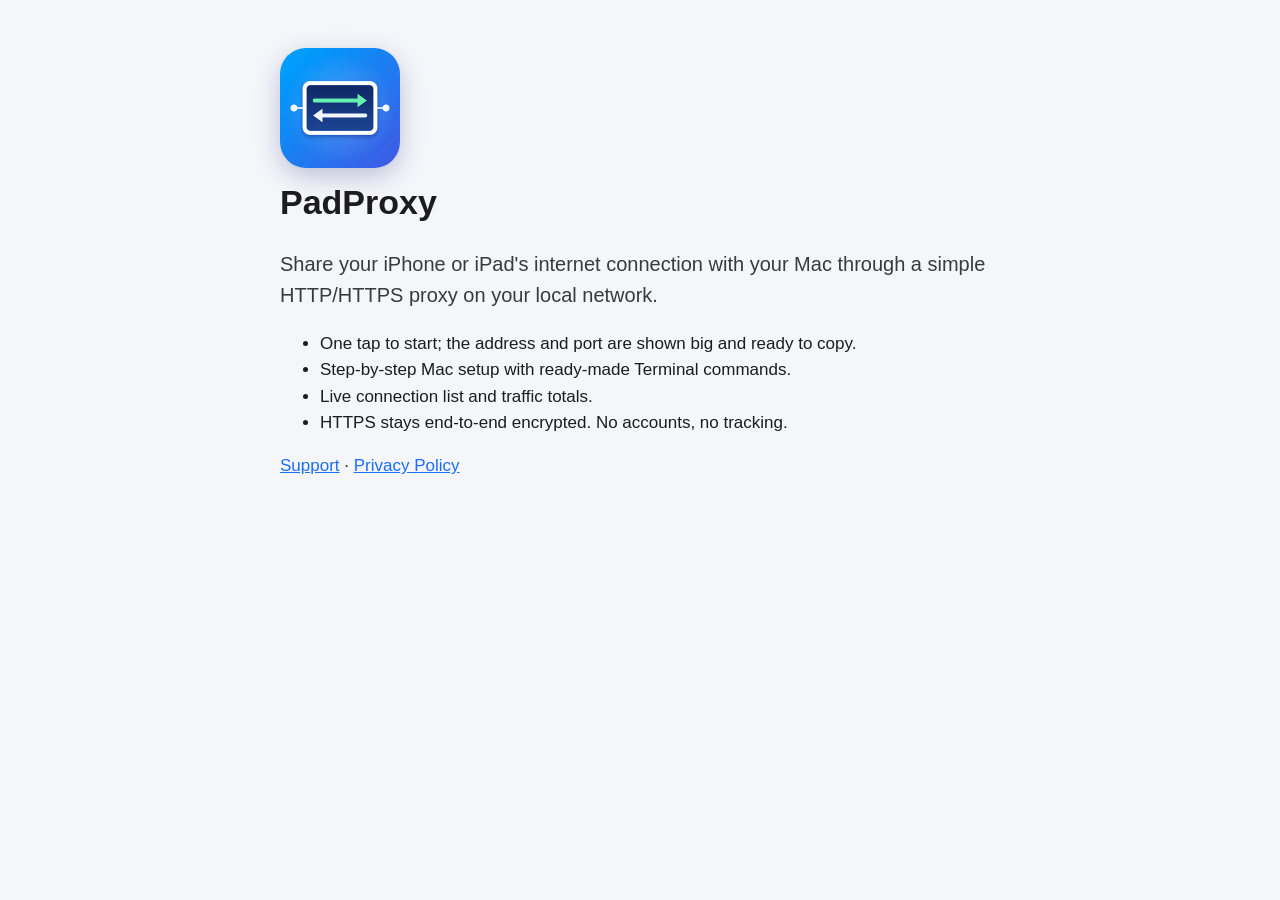
<file: index.html>
<!doctype html>
<html lang="en">
<head>
<meta charset="utf-8">
<meta name="viewport" content="width=device-width, initial-scale=1">
<title>PadProxy</title>
<link rel="stylesheet" href="style.css">
</head>
<body>
<main>
<img src="icon.png" alt="" width="120" height="120" class="icon">
<h1>PadProxy</h1>
<p class="lead">Share your iPhone or iPad's internet connection with your Mac through a simple HTTP/HTTPS proxy on your local network.</p>
<ul>
<li>One tap to start; the address and port are shown big and ready to copy.</li>
<li>Step-by-step Mac setup with ready-made Terminal commands.</li>
<li>Live connection list and traffic totals.</li>
<li>HTTPS stays end-to-end encrypted. No accounts, no tracking.</li>
</ul>
<p><a href="support.html">Support</a> · <a href="privacy.html">Privacy Policy</a></p>
</main>
</body>
</html>
</file>
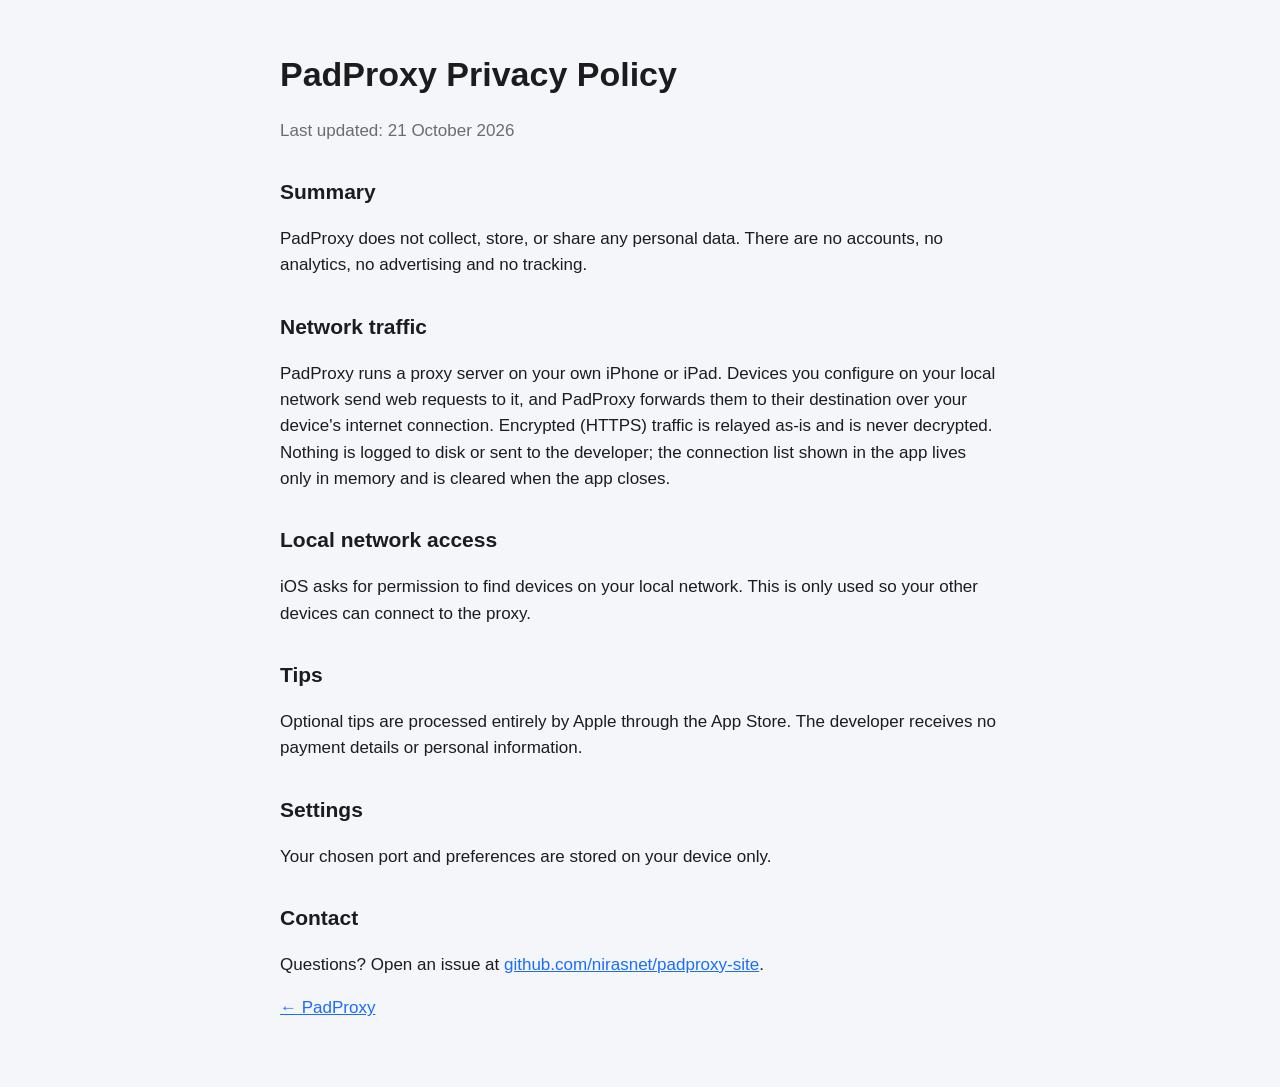
<file: privacy.html>
<!doctype html>
<html lang="en">
<head>
<meta charset="utf-8">
<meta name="viewport" content="width=device-width, initial-scale=1">
<title>PadProxy – Privacy Policy</title>
<link rel="stylesheet" href="style.css">
</head>
<body>
<main>
<h1>PadProxy Privacy Policy</h1>
<p class="muted">Last updated: 21 October 2026</p>

<h2>Summary</h2>
<p>PadProxy does not collect, store, or share any personal data. There are no accounts, no analytics, no advertising and no tracking.</p>

<h2>Network traffic</h2>
<p>PadProxy runs a proxy server on your own iPhone or iPad. Devices you configure on your local network send web requests to it, and PadProxy forwards them to their destination over your device's internet connection. Encrypted (HTTPS) traffic is relayed as-is and is never decrypted. Nothing is logged to disk or sent to the developer; the connection list shown in the app lives only in memory and is cleared when the app closes.</p>

<h2>Local network access</h2>
<p>iOS asks for permission to find devices on your local network. This is only used so your other devices can connect to the proxy.</p>

<h2>Tips</h2>
<p>Optional tips are processed entirely by Apple through the App Store. The developer receives no payment details or personal information.</p>

<h2>Settings</h2>
<p>Your chosen port and preferences are stored on your device only.</p>

<h2>Contact</h2>
<p>Questions? Open an issue at <a href="https://github.com/nirasnet/padproxy-site/issues">github.com/nirasnet/padproxy-site</a>.</p>
<p><a href="index.html">← PadProxy</a></p>
</main>
</body>
</html>
</file>
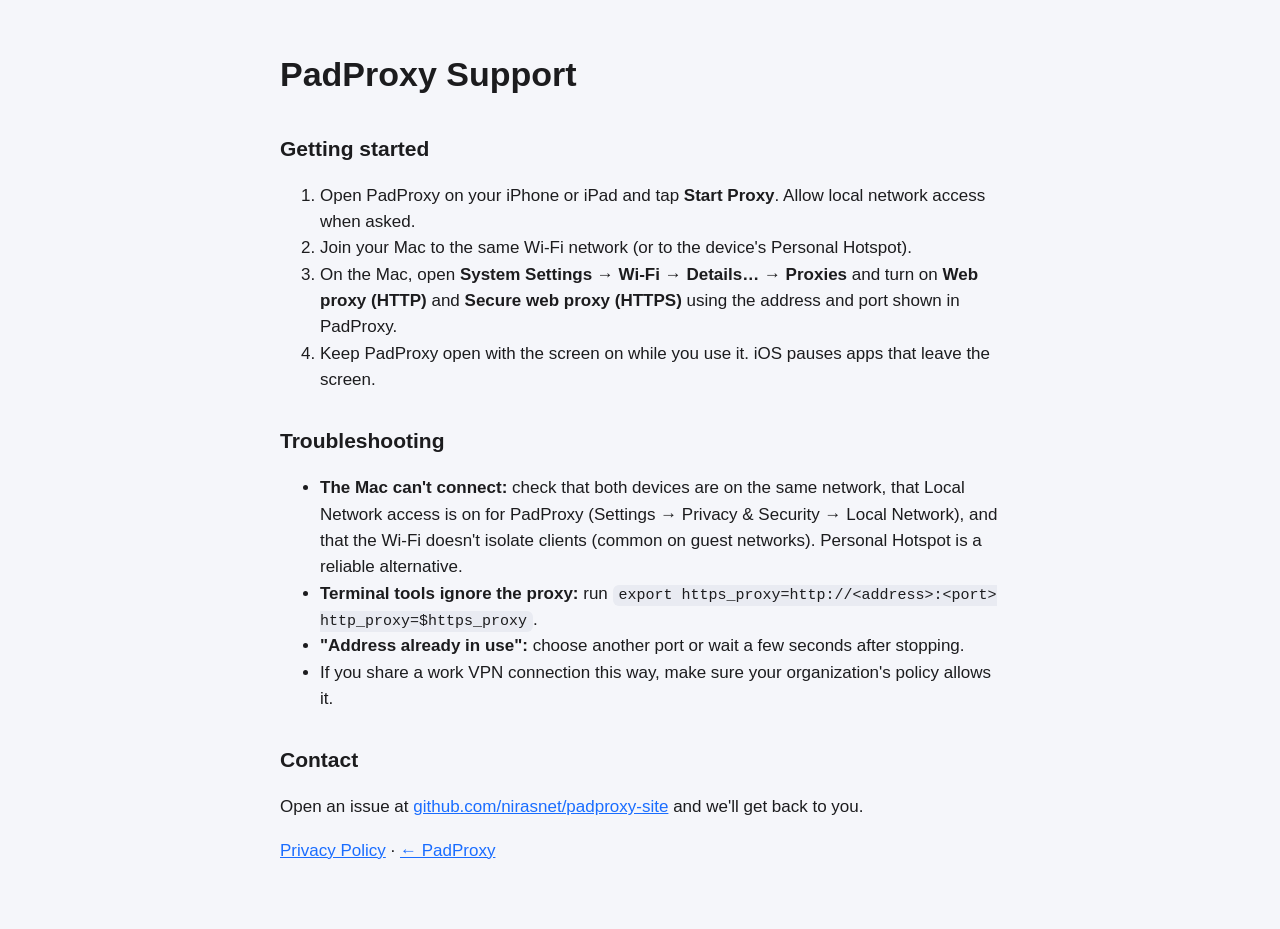
<file: support.html>
<!doctype html>
<html lang="en">
<head>
<meta charset="utf-8">
<meta name="viewport" content="width=device-width, initial-scale=1">
<title>PadProxy – Support</title>
<link rel="stylesheet" href="style.css">
</head>
<body>
<main>
<h1>PadProxy Support</h1>

<h2>Getting started</h2>
<ol>
<li>Open PadProxy on your iPhone or iPad and tap <b>Start Proxy</b>. Allow local network access when asked.</li>
<li>Join your Mac to the same Wi-Fi network (or to the device's Personal Hotspot).</li>
<li>On the Mac, open <b>System Settings → Wi-Fi → Details… → Proxies</b> and turn on <b>Web proxy (HTTP)</b> and <b>Secure web proxy (HTTPS)</b> using the address and port shown in PadProxy.</li>
<li>Keep PadProxy open with the screen on while you use it. iOS pauses apps that leave the screen.</li>
</ol>

<h2>Troubleshooting</h2>
<ul>
<li><b>The Mac can't connect:</b> check that both devices are on the same network, that Local Network access is on for PadProxy (Settings → Privacy &amp; Security → Local Network), and that the Wi-Fi doesn't isolate clients (common on guest networks). Personal Hotspot is a reliable alternative.</li>
<li><b>Terminal tools ignore the proxy:</b> run <code>export https_proxy=http://&lt;address&gt;:&lt;port&gt; http_proxy=$https_proxy</code>.</li>
<li><b>"Address already in use":</b> choose another port or wait a few seconds after stopping.</li>
<li>If you share a work VPN connection this way, make sure your organization's policy allows it.</li>
</ul>

<h2>Contact</h2>
<p>Open an issue at <a href="https://github.com/nirasnet/padproxy-site/issues">github.com/nirasnet/padproxy-site</a> and we'll get back to you.</p>
<p><a href="privacy.html">Privacy Policy</a> · <a href="index.html">← PadProxy</a></p>
</main>
</body>
</html>
</file>
<file: style.css>
body { font: 17px/1.55 -apple-system, BlinkMacSystemFont, "Segoe UI", sans-serif; background: #f5f6fa; color: #1c1c1e; margin: 0; }
main { max-width: 720px; margin: 0 auto; padding: 48px 24px; }
h1 { font-size: 34px; margin: 0 0 8px; }
h2 { font-size: 21px; margin-top: 32px; }
a { color: #1a6dff; }
code { background: #e9ebf2; padding: 2px 6px; border-radius: 6px; font-size: 15px; }
.muted { color: #6b6b70; }
.lead { font-size: 20px; color: #3a3a3c; }
.icon { border-radius: 26px; box-shadow: 0 8px 24px rgba(20, 40, 120, .25); }
@media (prefers-color-scheme: dark) {
  body { background: #000; color: #f2f2f7; }
  .lead { color: #d1d1d6; }
  code { background: #2c2c2e; }
  a { color: #5e9bff; }
}
</file>
